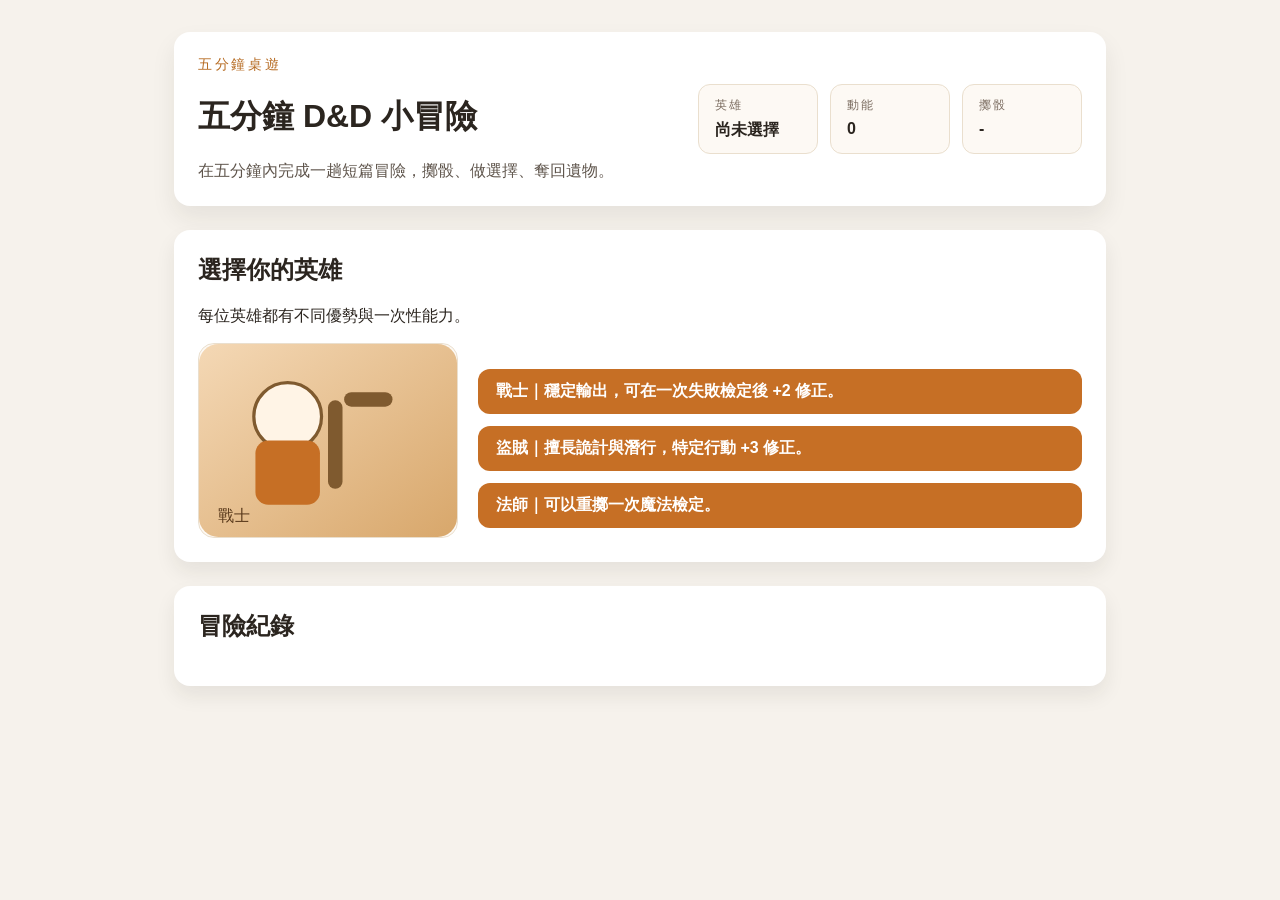
<file: index.html>
<!doctype html>
<html lang="zh-Hant">
  <head>
    <meta charset="UTF-8" />
    <meta name="viewport" content="width=device-width, initial-scale=1" />
    <meta http-equiv="refresh" content="0; url=web/index.html" />
    <title>五分鐘 D&D 小冒險</title>
    <style>
      body {
        font-family: "Noto Sans TC", "PingFang TC", "Microsoft JhengHei", sans-serif;
        background: #f6f2ec;
        color: #2b251f;
        display: flex;
        align-items: center;
        justify-content: center;
        min-height: 100vh;
        margin: 0;
      }

      .card {
        background: #fff;
        padding: 24px 32px;
        border-radius: 16px;
        box-shadow: 0 12px 24px rgba(43, 37, 31, 0.08);
        text-align: center;
      }

      a {
        color: #c66f25;
        font-weight: 600;
        text-decoration: none;
      }
    </style>
  </head>
  <body>
    <div class="card">
      <h1>五分鐘 D&D 小冒險</h1>
      <p>正在導向冒險畫面…</p>
      <p>若沒有自動跳轉，請點擊 <a href="web/index.html">這裡</a>。</p>
    </div>
  </body>
</html>
</file>
<file: web/styles.css>
:root {
  color-scheme: light;
  font-family: "Noto Sans TC", "PingFang TC", "Microsoft JhengHei", sans-serif;
  background: #f6f2ec;
  color: #2b251f;
}

* {
  box-sizing: border-box;
}

body {
  margin: 0;
  padding: 32px 0 64px;
}

.app {
  max-width: 980px;
  margin: 0 auto;
  padding: 0 24px;
  display: grid;
  gap: 24px;
}

.hero {
  display: flex;
  flex-wrap: wrap;
  justify-content: space-between;
  align-items: center;
  gap: 20px;
  background: #fff;
  padding: 24px;
  border-radius: 16px;
  box-shadow: 0 12px 24px rgba(43, 37, 31, 0.08);
}

.tag {
  font-size: 0.85rem;
  text-transform: uppercase;
  letter-spacing: 0.2em;
  color: #b66b22;
  margin: 0 0 8px;
}

.subtitle {
  margin: 0;
  color: #5f554c;
}

.stats {
  display: grid;
  grid-template-columns: repeat(auto-fit, minmax(120px, 1fr));
  gap: 12px;
  min-width: 260px;
}

.stats div {
  background: #fdf9f4;
  padding: 12px 16px;
  border-radius: 12px;
  border: 1px solid #eadfce;
  display: flex;
  flex-direction: column;
  gap: 6px;
}

.label {
  font-size: 0.75rem;
  color: #7a6b5f;
  text-transform: uppercase;
  letter-spacing: 0.15em;
}

.panel {
  background: #fff;
  padding: 24px;
  border-radius: 16px;
  box-shadow: 0 10px 20px rgba(43, 37, 31, 0.08);
}

.panel h2 {
  margin-top: 0;
}

.choices {
  display: grid;
  gap: 12px;
  margin-top: 16px;
}

.hero-preview {
  display: grid;
  grid-template-columns: minmax(200px, 260px) 1fr;
  gap: 20px;
  align-items: center;
}

.hero-preview img {
  width: 100%;
  max-width: 260px;
  border-radius: 16px;
  border: 1px solid #eadfce;
  background: #fdf9f4;
}

.scene {
  width: 100%;
  max-height: 240px;
  object-fit: cover;
  border-radius: 16px;
  border: 1px solid #eadfce;
  background: #fdf9f4;
  margin: 12px 0 8px;
}

button {
  border: none;
  padding: 12px 18px;
  border-radius: 12px;
  background: #efe3d4;
  font-size: 1rem;
  cursor: pointer;
  transition: transform 0.15s ease, box-shadow 0.15s ease;
  text-align: left;
}

button:hover {
  transform: translateY(-1px);
  box-shadow: 0 6px 16px rgba(43, 37, 31, 0.12);
}

button.primary {
  background: #c66f25;
  color: #fff;
  font-weight: 600;
}

.hidden {
  display: none;
}

.log ul {
  margin: 0;
  padding-left: 20px;
  color: #5b5147;
}

.log li + li {
  margin-top: 6px;
}

@media (max-width: 720px) {
  .hero-preview {
    grid-template-columns: 1fr;
  }
}
</file>
